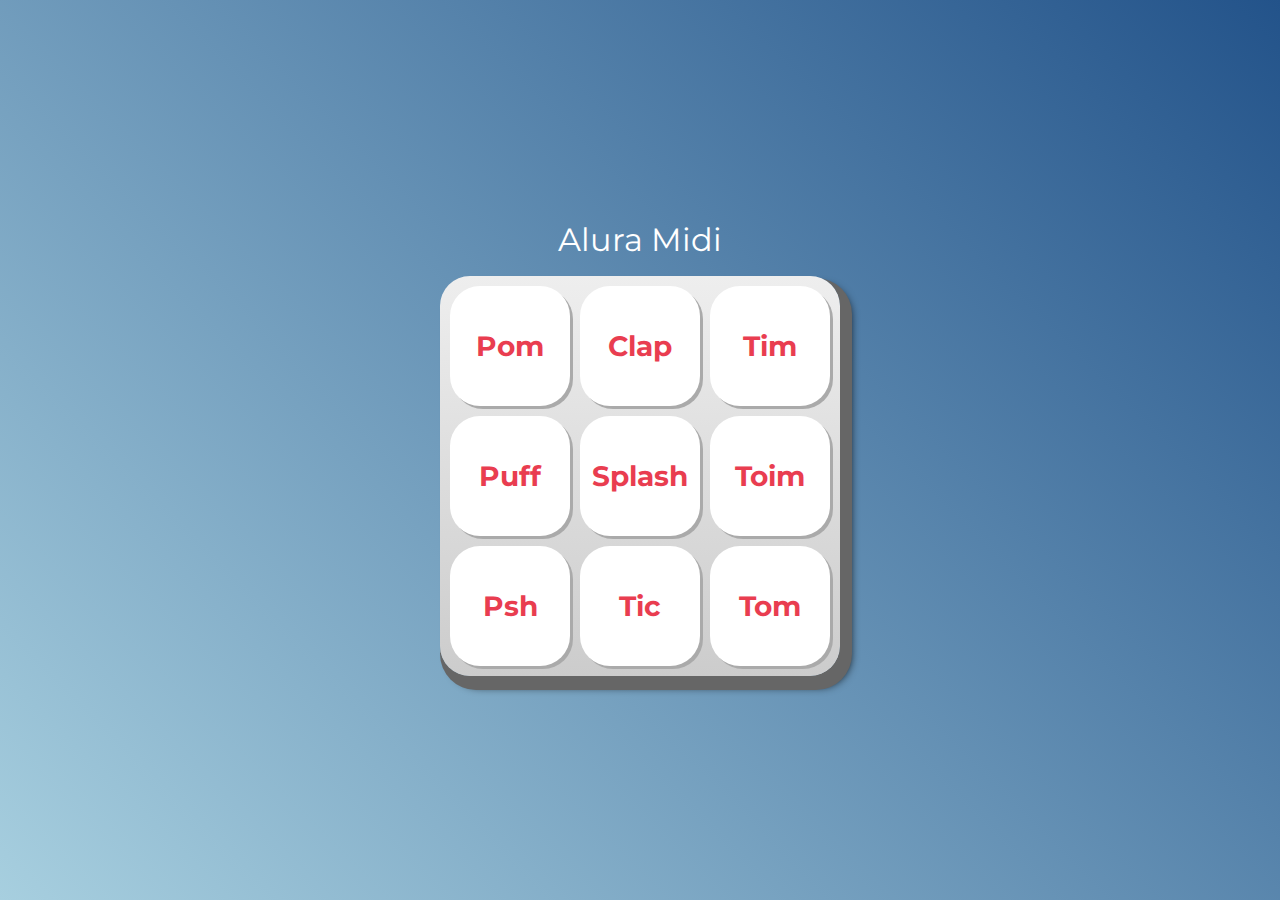
<file: aluramidi/index.html>
<!DOCTYPE html>
<html lang="pt-BR">
<head>
    <meta charset="UTF-8">
    <meta http-equiv="X-UA-Compatible" content="IE=edge">
    <meta name="viewport" content="width=device-width, initial-scale=1.0">
    <title>Alura MIDI</title>
    <link rel="preconnect" href="https://fonts.googleapis.com">
    <link rel="preconnect" href="https://fonts.gstatic.com" crossorigin>
    <link href="https://fonts.googleapis.com/css2?family=Montserrat:wght@500;600&display=swap" rel="stylesheet">
    <link rel="icon" type="image/png" href="images/bateria.png">
    <link rel="stylesheet" href="css/reset.css">
    <link rel="stylesheet" href="css/estilos.css">
</head>
<body>
    <h1>Alura Midi</h1>
    <section class="teclado">
        <button class="tecla tecla_pom">Pom</button>
        <button class="tecla tecla_clap">Clap</button>
        <button class="tecla tecla_tim">Tim</button>
        <button class="tecla tecla_puff">Puff</button>
        <button class="tecla tecla_splash">Splash</button>
        <button class="tecla tecla_toim">Toim</button>
        <button class="tecla tecla_psh">Psh</button>
        <button class="tecla tecla_tic">Tic</button>
        <button class="tecla tecla_tom">Tom</button>
    </section>
    <audio src="sounds/keyq.wav" id="som_tecla_pom"></audio>
    <audio src="sounds/keyw.wav" id="som_tecla_clap"></audio>
    <audio src="sounds/keye.wav" id="som_tecla_tim"></audio>
    <audio src="sounds/keya.wav" id="som_tecla_puff"></audio>
    <audio src="sounds/keys.wav" id="som_tecla_splash"></audio>
    <audio src="sounds/keyd.wav" id="som_tecla_toim"></audio>
    <audio src="sounds/keyz.wav" id="som_tecla_psh"></audio>
    <audio src="sounds/keyx.wav" id="som_tecla_tic"></audio>
    <audio src="sounds/keyc.wav" id="som_tecla_tom"></audio>
    <script src="main.js"></script>
</body>
</html>
</file>
<file: aluramidi/css/estilos.css>
:root {
  --cinza: #aaa;
  --vermelha: #e93d50;
  --vermelha-escura: #af303f;
  --branca: #fff;
  --luz: rgb(229, 255, 0);
}

body {
  align-items: center;
  background: linear-gradient(45deg, #a7cfdf 0%,#23538a 100%);
  display: flex;
  justify-content: center;
  flex-direction: column;
  font-family: 'Montserrat', sans-serif;
  min-height: 100vh;
}

h1 {
  color: var(--branca);
  margin-bottom: 20px;
  font-size: 2rem;
}

.teclado {
  background: linear-gradient(to bottom, #eeeeee 0%,#cccccc 100%);
  box-shadow: 6px 8px 0 6px #666, 10px 10px 10px #000;
  border-radius: 30px;
  display: grid;
  gap: 10px;
  grid-template-columns: repeat(3, 1fr);
  padding: 10px;
}

.tecla {
  background-color: var(--branca);
  border-radius: 30px;
  box-shadow: 3px 3px 0 var(--cinza);
  color: var(--vermelha);
  cursor: pointer;
  height: 120px;
  font-size: 1.75em;
  font-weight: bold;
  line-height: 120px;
  text-align: center;
  width: 120px;
}

.tecla.ativa,
.tecla:active {
  background-color: var(--vermelha);
  border: 4px solid  var(--vermelha);
  box-shadow: 3px 3px 0 var(--vermelha-escura) inset;
  color: var(--branca);
  outline: none;
}

.tecla.focus,
.tecla:focus {
  outline: none;
  box-shadow: 1px 1px 10px var(--luz);
}

.tecla.active:focus,
.tecla:active:focus {
  box-shadow: 3px 3px 0 var(--vermelha-escura) inset, 1px 1px 10px var(--luz);
}
</file>
